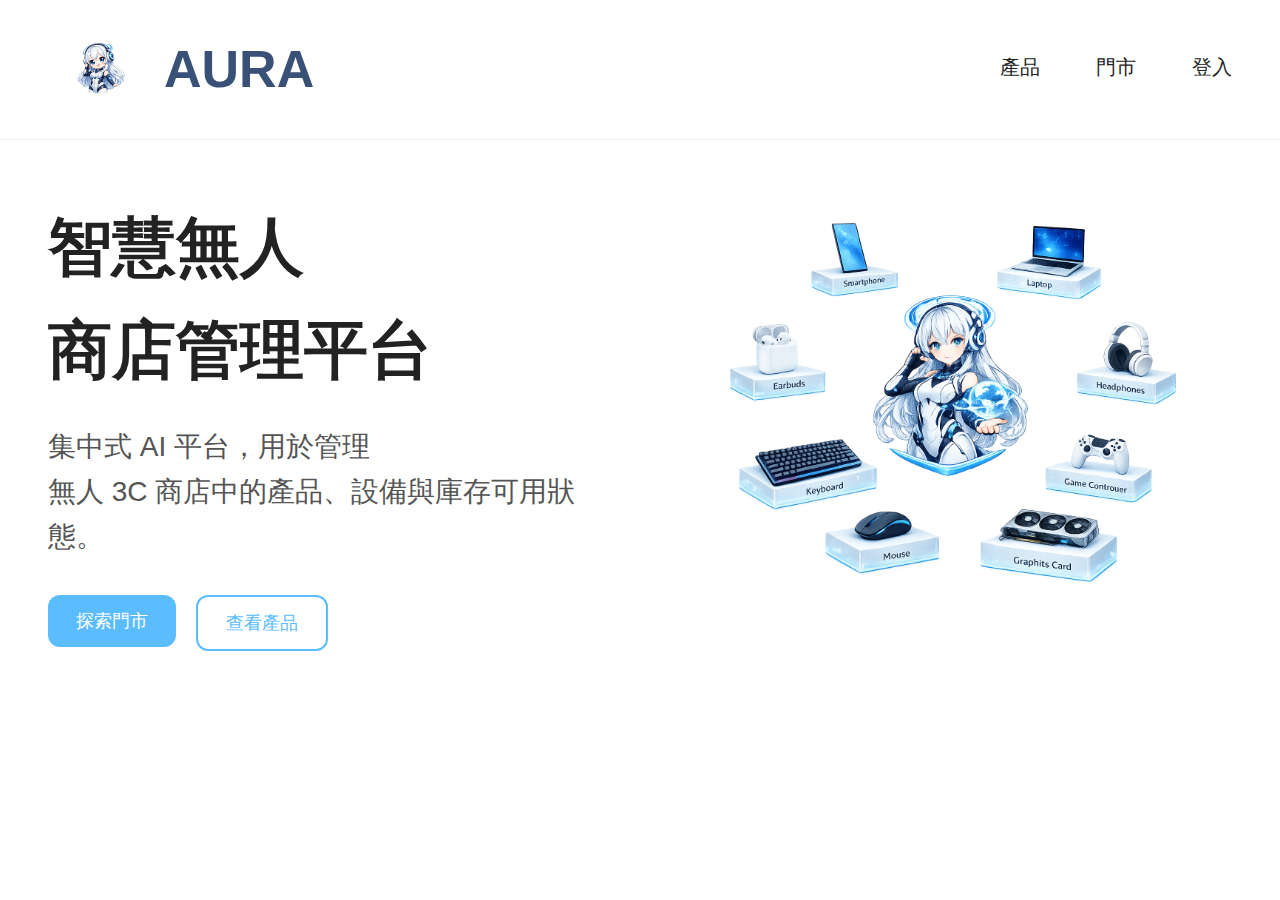
<file: index.html>
<!doctype html>
<html lang="zh-Hant">

<head>
  <meta charset="UTF-8" />
  <meta name="viewport" content="width=device-width, initial-scale=1.0">
  <title>AURA｜智慧無人商店管理平台</title>
  <link rel="stylesheet" href="css/style.css" />
</head>

<body>

  <!-- ================= Header ================= -->
  <header class="header">
    <div class="header-inner">

      <!-- Logo -->
      <div class="logo">
        <a href="index.html">
          <img src="images/logo.png" alt="AURA 標誌" />
        </a>
        <span>AURA</span>
      </div>

      <!-- Navigation -->
      <nav class="nav">
        <a href="products.html">產品</a>
        <a href="stores.html">門市</a>

        <!-- 🔥 全站登入狀態唯一錨點 -->
        <div id="authArea">
          <!-- 初始狀態（未登入） -->
          <a href="login.html" class="login">登入</a>
        </div>
      </nav>

    </div>
  </header>

  <!-- ================= Main ================= -->
  <main>
    <section class="hero">
      <div class="hero-left">
        <h1>智慧無人<br />商店管理平台</h1>

        <p class="hero-desc">
          集中式 AI 平台，用於管理<br>
          無人 3C 商店中的產品、設備與庫存可用狀態。
        </p>

        <div class="hero-actions">
          <a href="stores.html">
            <button class="primary">探索門市</button>
          </a>
          <a href="products.html">
            <button class="secondary">查看產品</button>
          </a>
        </div>
      </div>

      <div class="hero-right">
        <img class="mascot" src="images/mascot1.png" alt="AURA AI 助手" />
      </div>
    </section>
  </main>

  <!-- ================= Scripts ================= -->
  <!-- 🔐 全站 Header 登入 / 會員狀態控制 -->
  <script src="js/auth-header.js"></script>

</body>

</html>
</file>
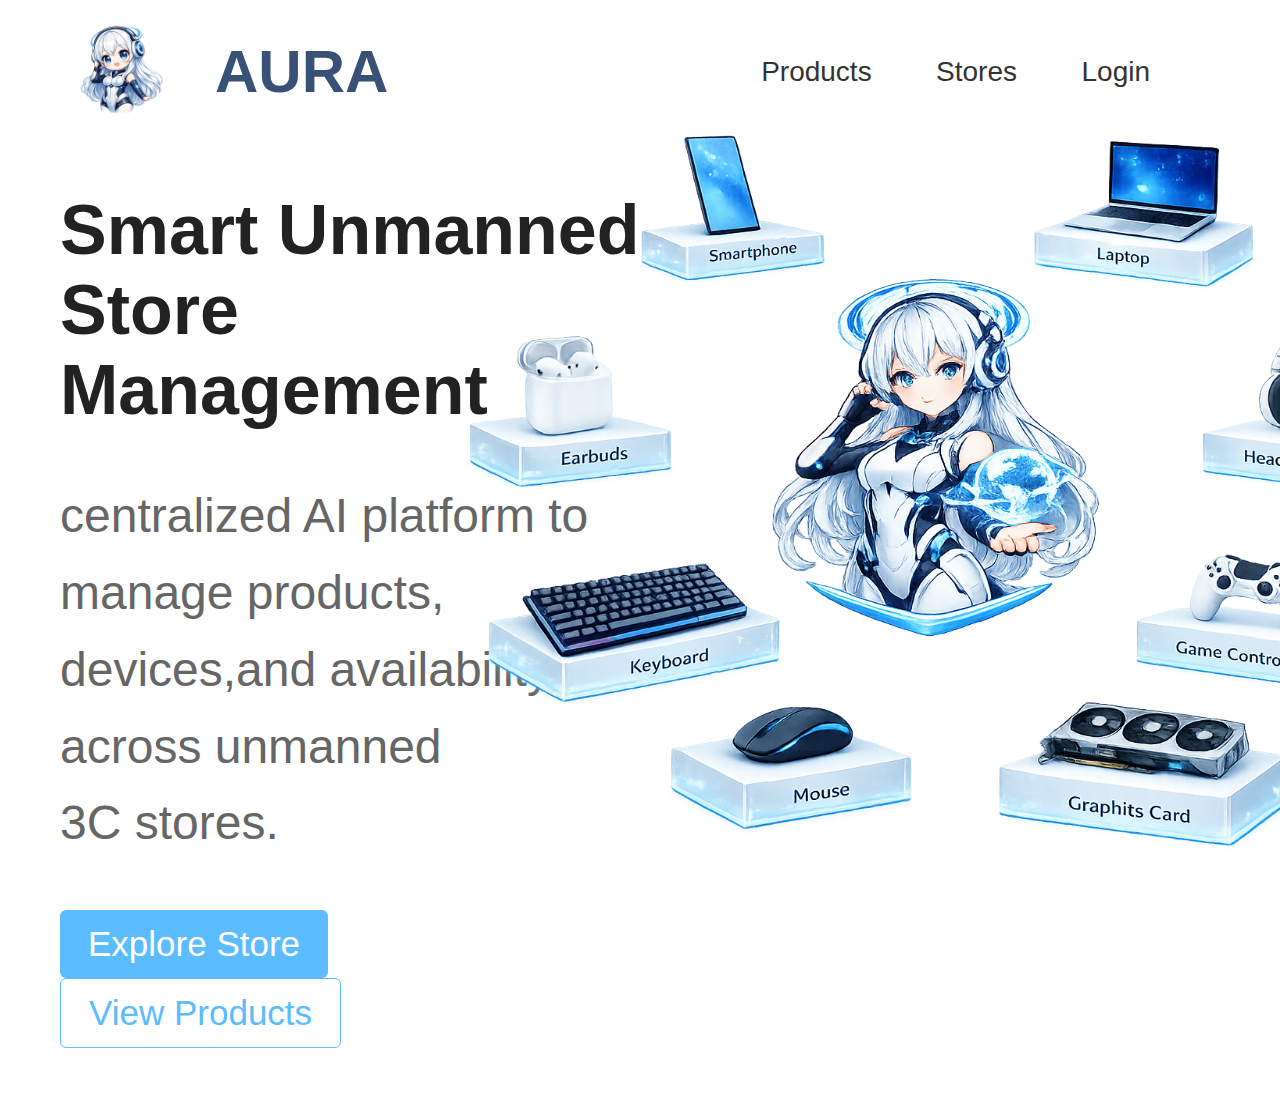
<file: unmanned-store-frontend/index.html>
<!DOCTYPE html>
<html lang="en">

<head>
  <meta charset="UTF-8" />
  <title>AURA | Smart Unmanned Store</title>
  <link rel="stylesheet" href="css/style.css" />
</head>

<body>

  <header class="header">
    <div class="logo">
      <img src="images/logo.png" alt="AURA Logo">
      <span>AURA</span>
    </div>
    <nav>
      <a href="#">Products</a>
      <a href="#">Stores</a>
      <a href="#" class="login">Login</a>
    </nav>
  </header>

  <main>
    <section class="hero">
      <div class="hero-left">
        <h1>Smart Unmanned<br>Store Management</h1>
        <p class="hero-desc">
          centralized AI platform to manage products, devices,and availability
          across unmanned <BR>3C stores.
        </p>

        <div class="hero-actions">
          <button class="primary">Explore Store</button>
          <button class="secondary">View Products</button>
        </div>
      </div>

      <div class="hero-right">
        <img class="mascot" src="images/mascot1.png" alt="AURA AI">


      </div>

      <!--             <div class="hero-right">
        <img class="mascot" src="images/mascot.png" alt="AURA AI">

        <div class="products">
          <img src="images/products/phone.png" class="p phone">
          <img src="images/products/laptop.png" class="p laptop">
          <img src="images/products/earbuds.png" class="p earbuds">
          <img src="images/products/headphones.png" class="p headphones">
          <img src="images/products/keyboard.png" class="p keyboard">
          <img src="images/products/mouse.png" class="p mouse">
          <img src="images/products/controller.png" class="p controller">
          <img src="images/products/gpu.png" class="p gpu">
        </div>
      </div> -->
    </section>
  </main>

</body>

</html>
</file>
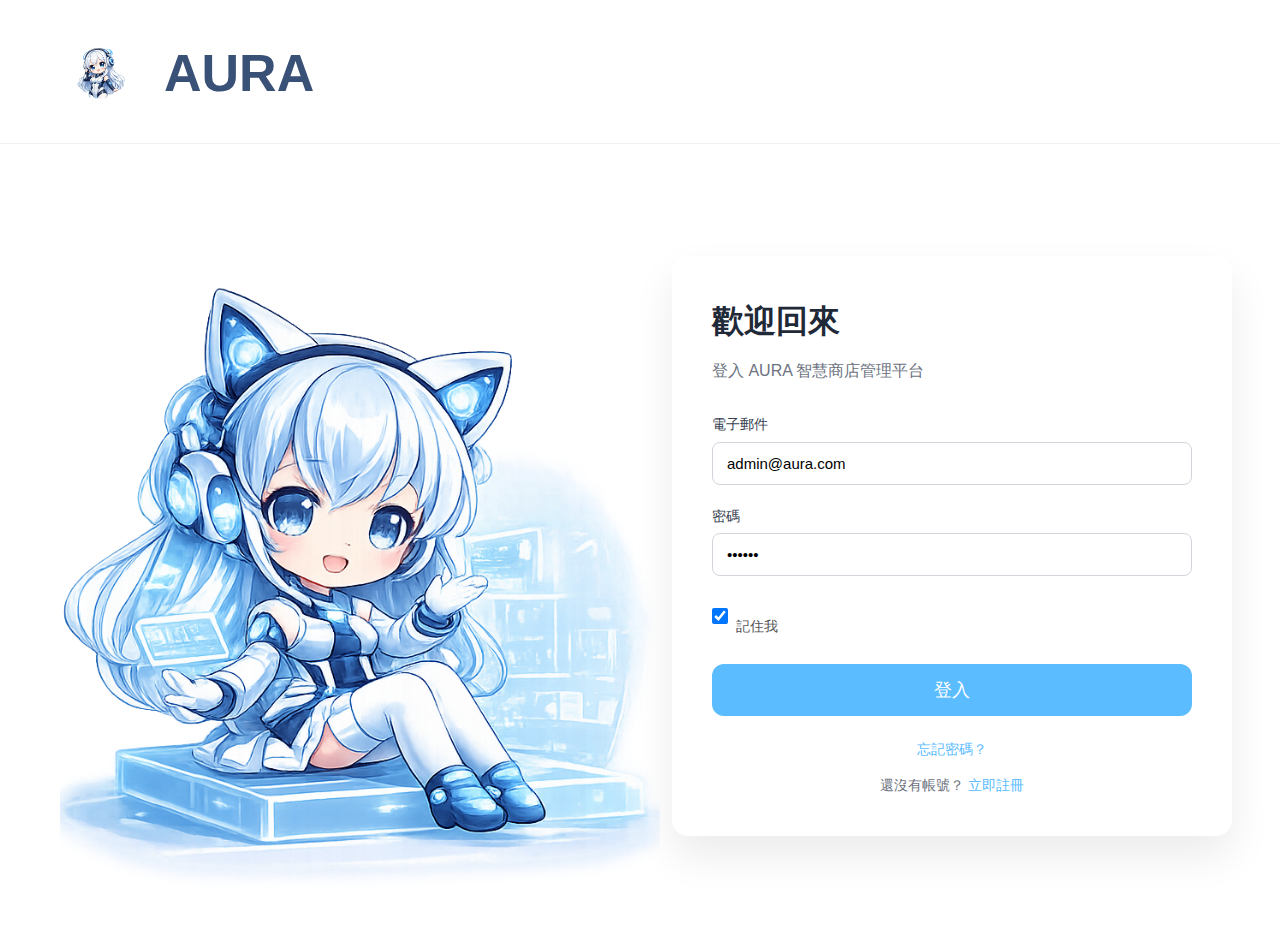
<file: login.html>
<!doctype html>
<html lang="zh-Hant">

<head>
  <meta charset="UTF-8" />
  <meta name="viewport" content="width=device-width, initial-scale=1.0">
  <title>AURA｜登入</title>
  <link rel="stylesheet" href="css/login.css" />
</head>

<body>

  <!-- Header -->
  <header class="header">
    <div class="header-inner">
      <div class="logo">
        <a href="index.html">
          <img src="images/logo.png" alt="AURA 標誌" />
        </a>
        <span>AURA</span>
      </div>
    </div>
  </header>

  <!-- Main -->
  <main class="site-width login-page">

    <!-- Left -->
    <section class="login-left">
      <img src="images/mascot-login.png" class="mascot" alt="AURA AI 助手" />
    </section>

    <!-- Right -->
    <section class="login-right">
      <div class="login-card">

        <h1>歡迎回來</h1>
        <p class="subtitle">登入 AURA 智慧商店管理平台</p>

        <!-- Login Form -->
        <form id="loginForm">
          <label for="email">電子郵件</label>

          <input type="email" id="email" placeholder="you@example.com" required />

          <label for="password">密碼</label>
          <input type="password" id="password" required />

          <label class="remember-me">
            <input type="checkbox" id="rememberMe" checked />
            記住我
          </label>

          <button type="submit">登入</button>

          <p id="loginMsg" class="login-msg"></p>
        </form>

        <div class="login-footer">
          <a href="reset-password.html">忘記密碼？</a>
          <p class="register-hint">
            還沒有帳號？
            <a href="register.html">立即註冊</a>
          </p>
        </div>

      </div>
    </section>

  </main>

  <!-- 只引入 JS -->
  <script src="js/login.js"></script>

</body>

</html>
</file>
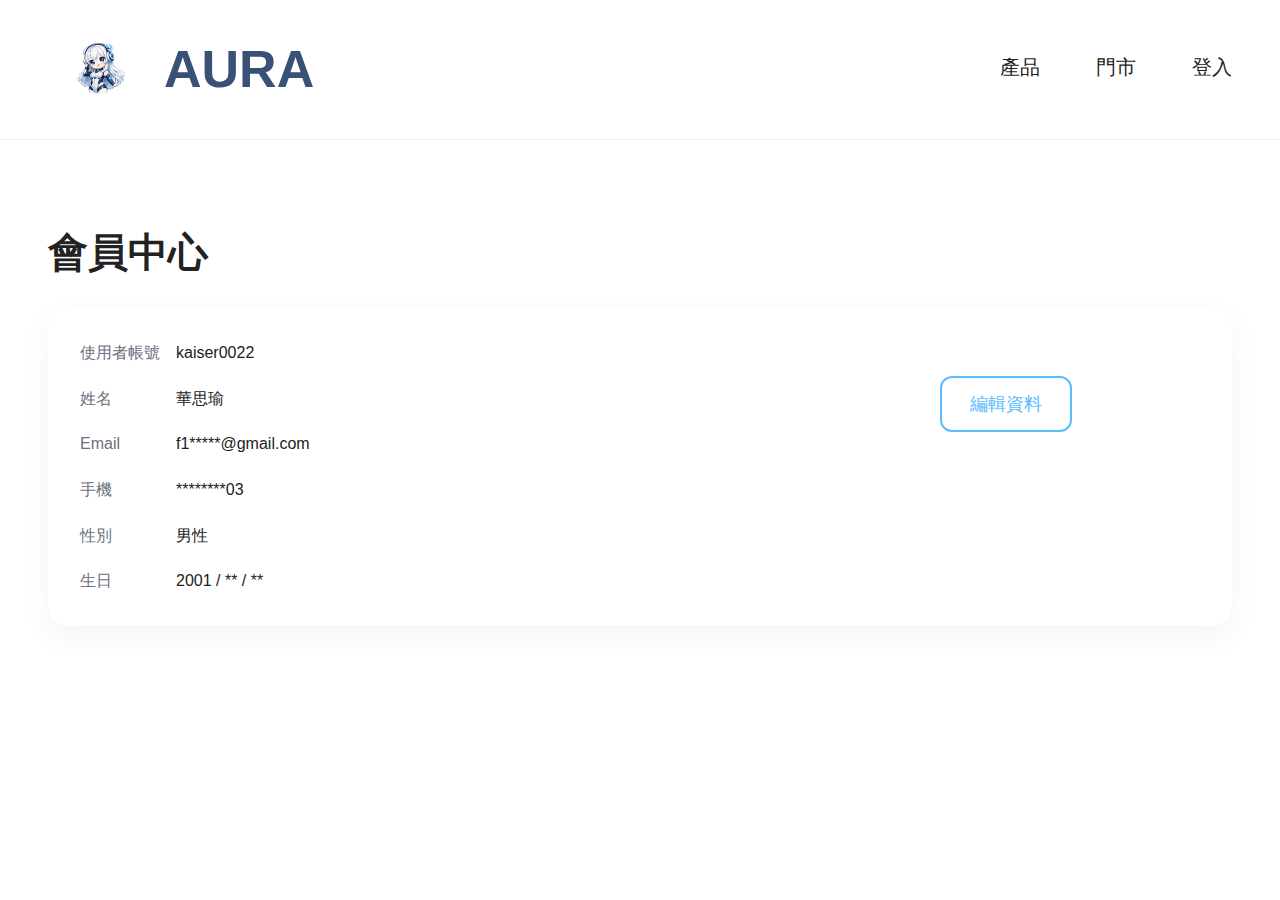
<file: member.html>
<!doctype html>
<html lang="zh-Hant">

<head>
  <meta charset="UTF-8" />
  <meta name="viewport" content="width=device-width, initial-scale=1.0">
  <title>AURA｜會員中心</title>
  <link rel="stylesheet" href="css/style.css" />
</head>

<body>

  <!-- Header（完全沿用全站結構，不改行為） -->
  <header class="header">
    <div class="header-inner">
      <div class="logo">
        <a href="index.html">
          <img src="images/logo.png" alt="AURA 標誌" />
        </a>
        <span>AURA</span>
      </div>

      <nav class="nav">
        <a href="products.html">產品</a>
        <a href="stores.html">門市</a>

        <div id="authArea">
          <a href="login.html" class="login">登入</a>
        </div>
      </nav>
    </div>
  </header>

  <!-- 主內容 -->
  <main class="products-page">

    <section class="page-header">
      <h1>會員中心</h1>
    </section>

    <section class="member-container">

      <!-- 會員身份卡 -->
      <!-- 會員身份卡 -->
      <section class="member-info product-card">

        <div class="member-meta">

          <div class="info-row">
            <span class="label">使用者帳號</span>
            <span class="value">kaiser0022</span>
          </div>

          <div class="info-row">
            <span class="label">姓名</span>
            <span class="value">華思瑜</span>
          </div>

          <div class="info-row">
            <span class="label">Email</span>
            <span class="value">f1*****@gmail.com</span>
          </div>

          <div class="info-row">
            <span class="label">手機</span>
            <span class="value">********03</span>
          </div>

          <div class="info-row">
            <span class="label">性別</span>
            <span class="value">男性</span>
          </div>

          <div class="info-row">
            <span class="label">生日</span>
            <span class="value">2001 / ** / **</span>
          </div>

        </div>


        <!-- 行為 -->
        <footer class="member-actions">
          <button class="secondary">編輯資料</button>
        </footer>

      </section>


      <!-- 購買紀錄 -->


    </section>

  </main>

  <script src="js/auth-header.js"></script>
</body>

</html>
</file>
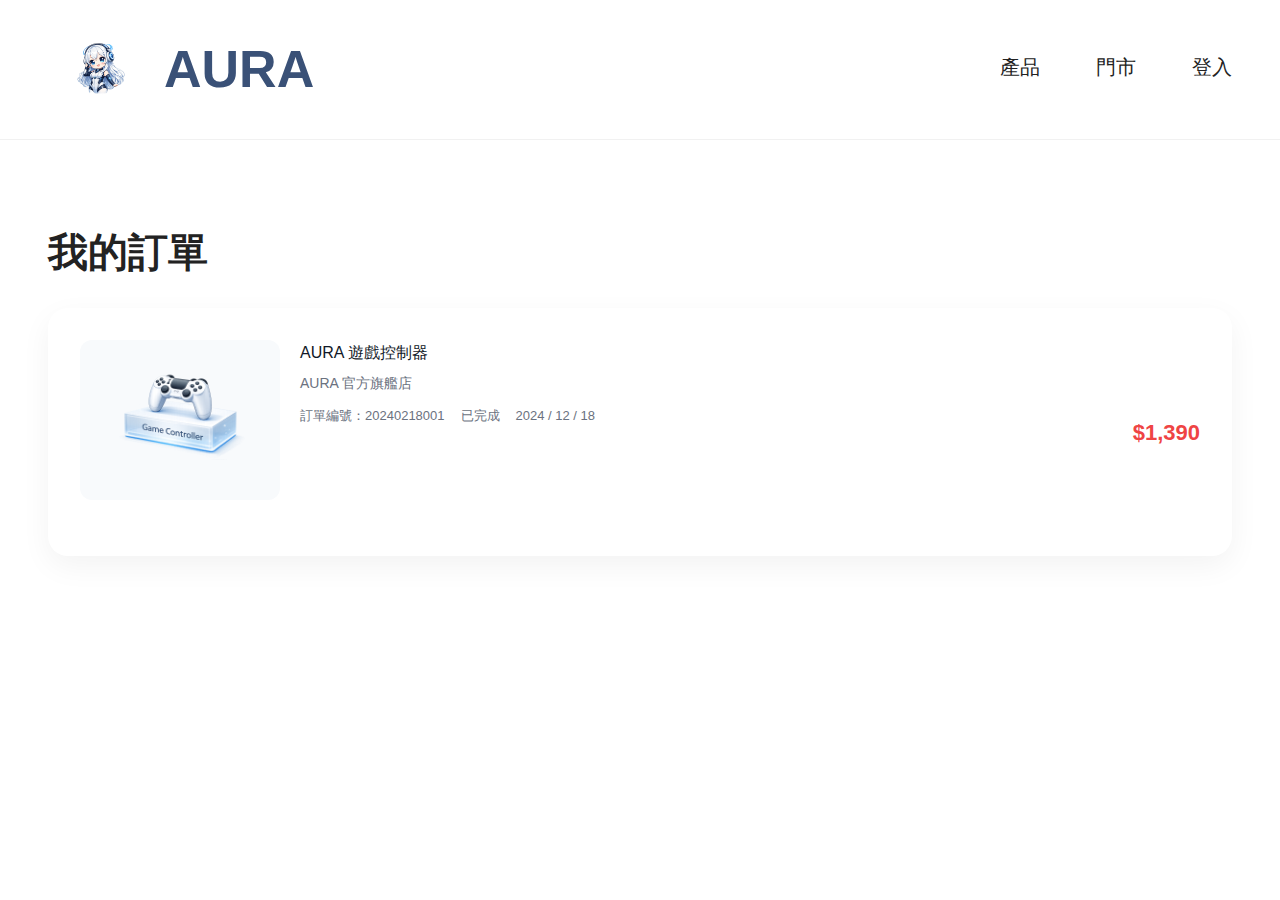
<file: orders.html>
<!doctype html>
<html lang="zh-Hant">

<head>
  <meta charset="UTF-8" />
  <meta name="viewport" content="width=device-width, initial-scale=1.0">
  <title>AURA｜我的訂單</title>
  <link rel="stylesheet" href="css/style.css">
</head>

<body>

  <!-- Header（完全沿用全站結構） -->
  <header class="header">
    <div class="header-inner">
      <div class="logo">
        <a href="index.html">
          <img src="images/logo.png" alt="AURA 標誌">
        </a>
        <span>AURA</span>
      </div>

      <nav class="nav">
        <a href="products.html">產品</a>
        <a href="stores.html">門市</a>

        <!-- 🔥 全站登入狀態唯一錨點 -->
        <div id="authArea">
          <!-- 初始狀態（未登入） -->
          <a href="login.html" class="login">登入</a>
        </div>
      </nav>
    </div>
  </header>

  <!-- 主內容（重用 Products Page 節奏） -->
  <main class="products-page">

    <!-- Page Header（與其他頁一致） -->
    <section class="page-header">
      <h1>我的訂單</h1>
    </section>

    <!-- 訂單列表 -->
    <section class="orders-list">

      <article class="order-item product-card order-product-card">

        <!-- 左：商品 -->
        <div class="order-left">
          <img src="images/products/controller.png" alt="商品圖片" class="order-product-img">

          <div class="order-product-info">
            <p class="order-product-name">
              AURA 遊戲控制器
            </p>
            <p class="order-store">AURA 官方旗艦店</p>

            <div class="order-meta">
              <span>訂單編號：20240218001</span>
              <span class="order-status success">已完成</span>
              <span>2024 / 12 / 18</span>
            </div>
          </div>
        </div>

        <!-- 右：金額 -->
        <div class="order-right">
          <span class="order-total">$1,390</span>
        </div>

      </article>


    </section>

  </main>
  <script src="js/auth-header.js"></script>
</body>

</html>
</file>
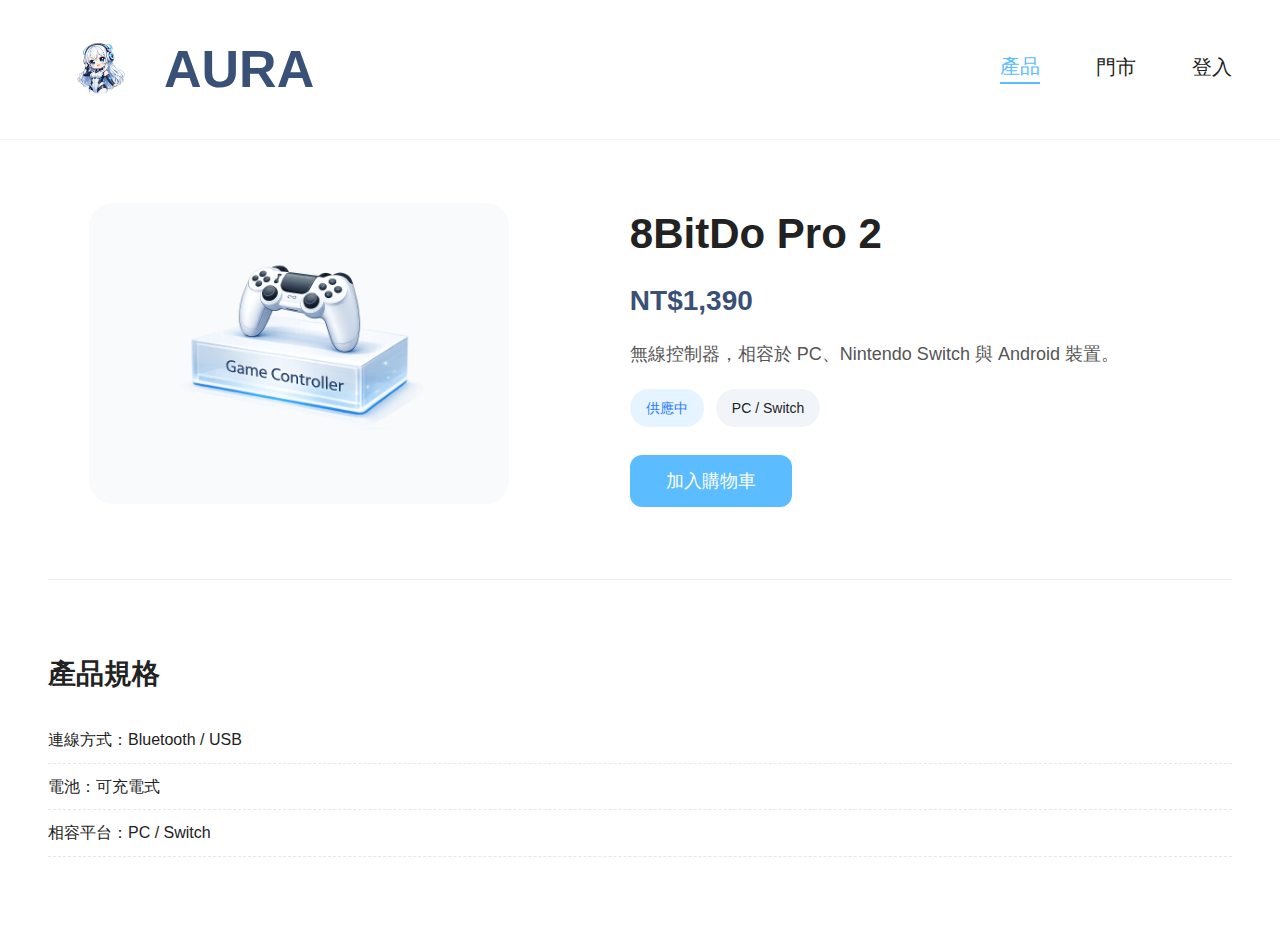
<file: products-detail.html>
<!doctype html>
<html lang="zh-Hant">

<head>
  <meta charset="UTF-8" />
  <meta name="viewport" content="width=device-width, initial-scale=1.0">
  <title>AURA｜產品詳情</title>
  <link rel="stylesheet" href="css/style.css" />
</head>

<body>
  <header class="header">
    <div class="header-inner">
      <div class="logo">
        <a href="index.html">
          <img src="images/logo.png" alt="AURA 標誌" />
        </a>
        <span>AURA</span>
      </div>

      <nav class="nav">
        <a href="products.html" class="active">產品</a>
        <a href="stores.html">門市</a>
        <a href="login.html" class="login">登入</a>
      </nav>
    </div>
  </header>

  <main class="product-detail">
    <!-- 商品主區 -->
    <section class="product-main">
      <div class="product-image">
        <img src="images/products/controller.png" alt="產品圖片" />
      </div>

      <div class="product-info">
        <h1>8BitDo Pro 2</h1>
        <p class="price">NT$1,390</p>

        <p class="description">
          無線控制器，相容於 PC、Nintendo Switch 與 Android 裝置。
        </p>

        <div class="product-status">
          <span class="tag operating">供應中</span>
          <span class="tag">PC / Switch</span>
        </div>

        <div class="product-actions">
          <button class="primary">加入購物車</button>
        </div>
      </div>
    </section>

    <hr class="divider" />

    <!-- 規格 -->
    <section class="product-specs">
      <h2>產品規格</h2>

      <ul>
        <li>連線方式：Bluetooth / USB</li>
        <li>電池：可充電式</li>
        <li>相容平台：PC / Switch</li>
      </ul>
    </section>
  </main>
</body>

</html>
</file>
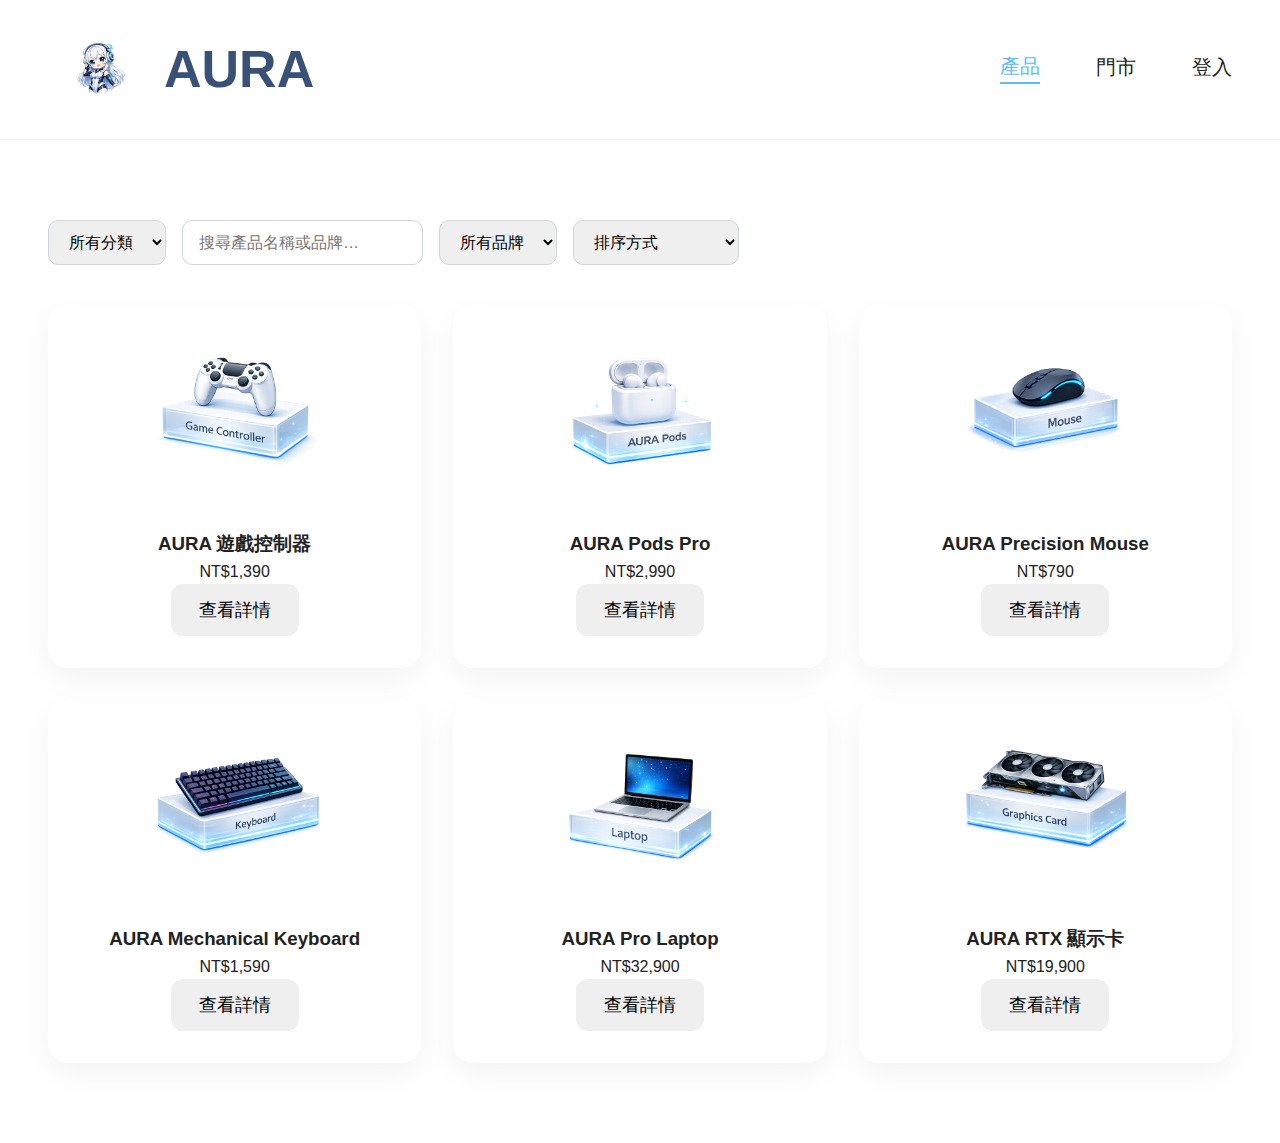
<file: products.html>
<!doctype html>
<html lang="zh-Hant">

<head>
  <meta charset="UTF-8" />
  <meta name="viewport" content="width=device-width, initial-scale=1.0">
  <title>AURA｜智慧無人商店</title>
  <link rel="stylesheet" href="css/style.css" />
</head>

<body>
  <header class="header">
    <div class="header-inner">
      <div class="logo">
        <a href="index.html">
          <img src="images/logo.png" alt="AURA 標誌" />
        </a>
        <span>AURA</span>
      </div>
      <nav class="nav">
        <a href="index.html" class="active">產品</a>
        <a href="stores.html">門市</a>
        <span id="authArea">
          <div class="user-menu">
            <span class="nav-user">👤 AURA 管理員</span>

            <div class="user-dropdown">
              <a href="member.html">我的帳戶</a>
              <a href="orders.html">購買清單</a>
              <button id="logoutBtn" class="logout-btn">登出</button>
            </div>
          </div>
        </span>
      </nav>
    </div>
  </header>

  <main class="products-page">

    <!-- 篩選列 -->
    <section class="product-filters">
      <select id="categoryFilter">
        <option value="">所有分類</option>

      </select>

      <input id="searchInput" type="text" placeholder="搜尋產品名稱或品牌…" />

      <select id="brandFilter">
        <option value="">所有品牌</option>

      </select>

      <select id="sortFilter">
        <option value="">排序方式</option>
        <option value="priceAsc">價格：由低到高</option>
        <option value="priceDesc">價格：由高到低</option>
      </select>
    </section>

    <!-- 商品列表 -->
    <section class="product-grid" id="productGrid"></section>

  </main>
  <script src="js/auth-header.js"></script>
  <script src="js/products-data.js"></script>
  <script src="js/products.js"></script>
</body>

</html>
</file>
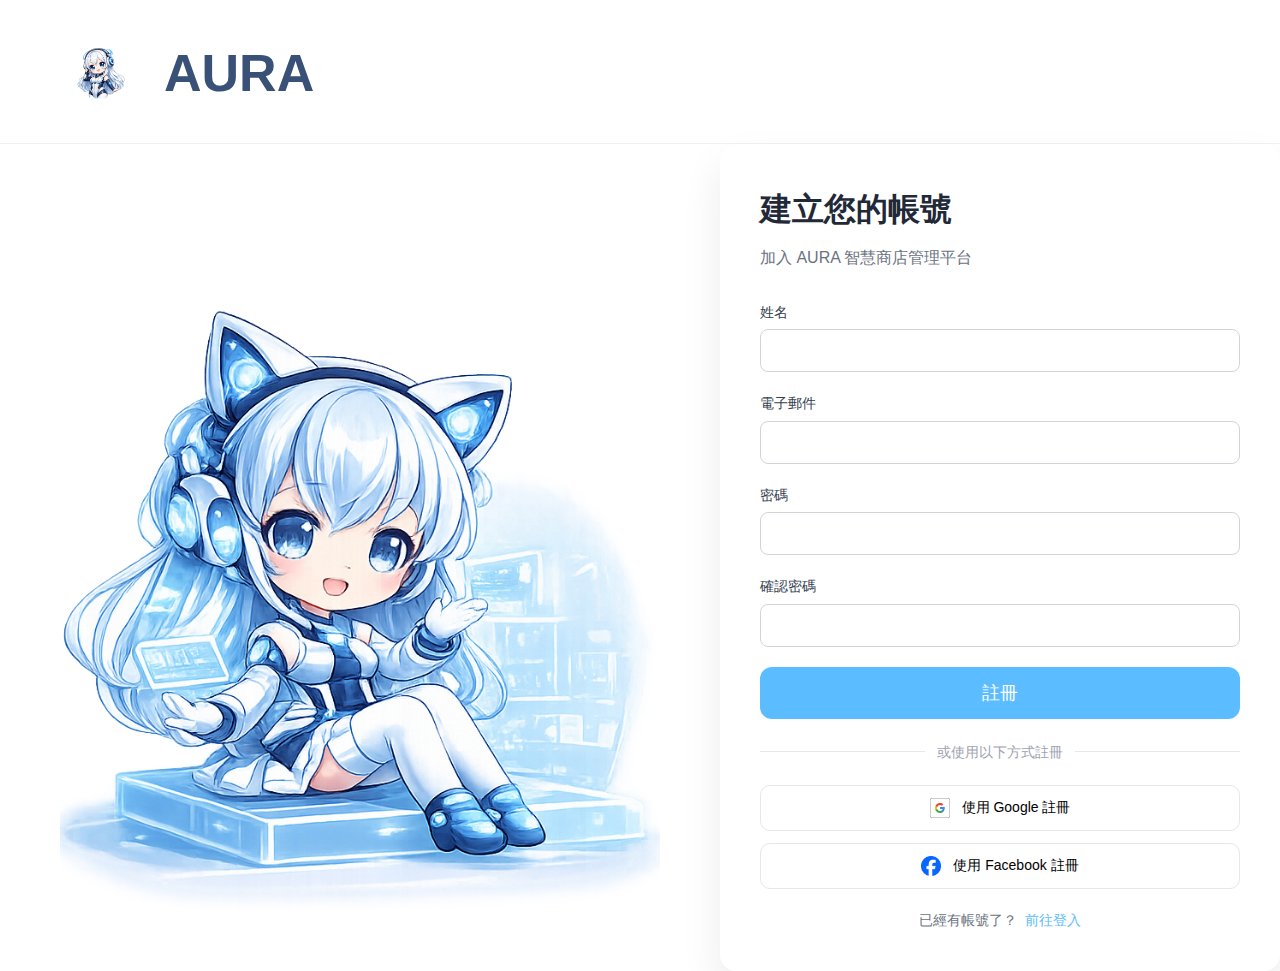
<file: register.html>
<!doctype html>
<html lang="zh-Hant">

<head>
  <meta charset="UTF-8" />
  <meta name="viewport" content="width=device-width, initial-scale=1.0">
  <title>AURA｜註冊</title>
  <link rel="stylesheet" href="css/login.css" />
</head>

<body>
  <header class="header">
    <div class="header-inner">
      <div class="logo">
        <a href="index.html">
          <img src="images/logo.png" alt="AURA 標誌" />
        </a>
        <span>AURA</span>
      </div>

    </div>
  </header>

  <div class="login-page">
    <div class="login-left">
      <img src="images/mascot-login.png" class="mascot" alt="AURA AI 助手" />
    </div>

    <div class="login-right">
      <div class="login-card">
        <h1>建立您的帳號</h1>
        <p class="subtitle">加入 AURA 智慧商店管理平台</p>

        <form>
          <label>姓名</label>
          <input type="text" />

          <label>電子郵件</label>
          <input type="email" />

          <label>密碼</label>
          <input type="password" />

          <label>確認密碼</label>
          <input type="password" />

          <button>註冊</button>
        </form>

        <div class="divider"><span>或使用以下方式註冊</span></div>

        <div class="social-login">
          <button class="social-btn google">
            <img src="images/icons/google.svg" /> 使用 Google 註冊
          </button>
          <button class="social-btn facebook">
            <img src="images/icons/facebook.png" /> 使用 Facebook 註冊
          </button>
        </div>

        <div class="login-footer">
          <p class="register-hint">
            已經有帳號了？
            <a href="login.html" class="register-link">前往登入</a>
          </p>
        </div>
      </div>
    </div>
  </div>
</body>

</html>
</file>
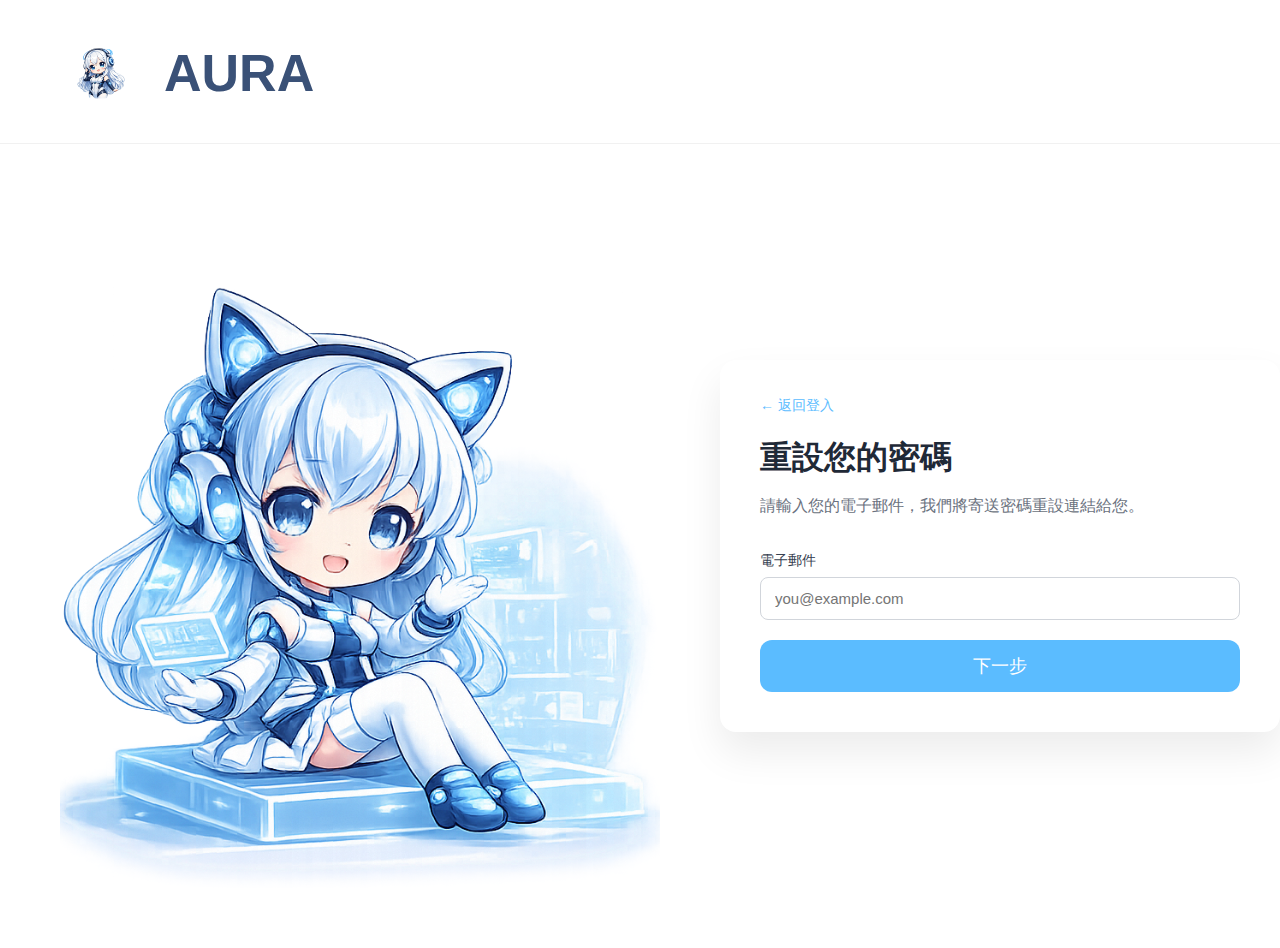
<file: reset-password.html>
<!doctype html>
<html lang="zh-Hant">

<head>
  <meta charset="UTF-8" />
  <meta name="viewport" content="width=device-width, initial-scale=1.0">
  <title>AURA｜重設密碼</title>
  <link rel="stylesheet" href="css/login.css" />
</head>

<body>
  <header class="header">
    <div class="header-inner">
      <div class="logo">
        <a href="index.html">
          <img src="images/logo.png" alt="AURA 標誌" />
        </a>
        <span>AURA</span>
      </div>
    </div>

  </header>

  <div class="login-page">
    <div class="login-left">
      <img src="images/mascot-login.png" class="mascot" alt="AURA AI 助手" />
    </div>

    <div class="login-right">
      <div class="login-card reset-card">
        <a href="login.html" class="back-link">← 返回登入</a>

        <h1>重設您的密碼</h1>
        <p class="subtitle">
          請輸入您的電子郵件，我們將寄送密碼重設連結給您。
        </p>

        <form>
          <label>電子郵件</label>
          <input type="email" placeholder="you@example.com" />
          <button>下一步</button>
        </form>
      </div>
    </div>
  </div>
</body>

</html>
</file>
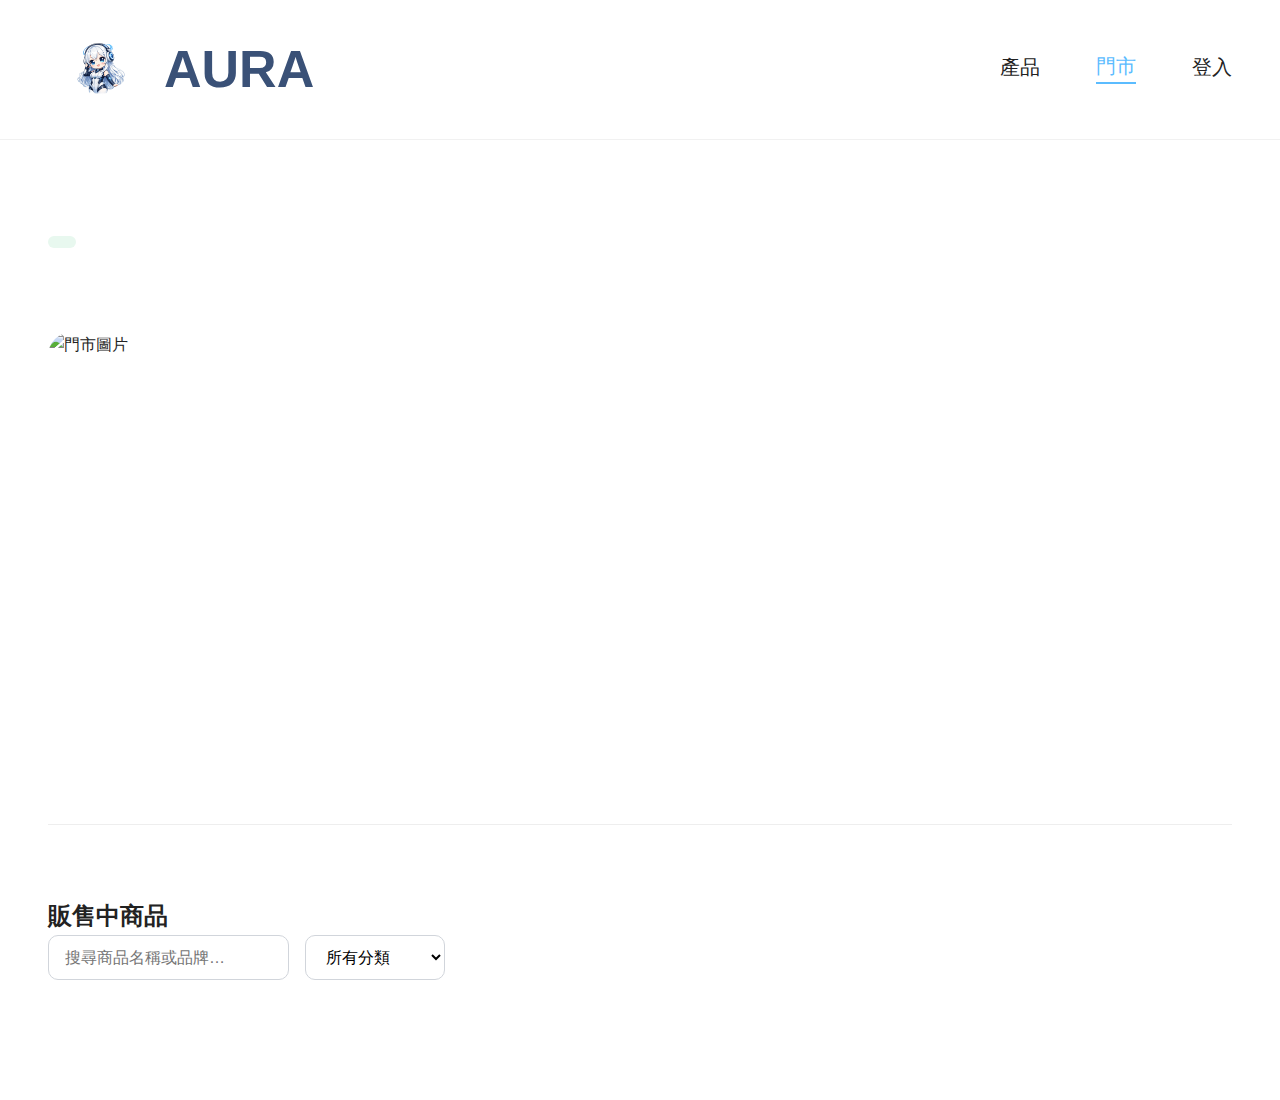
<file: store-detail.html>
<!doctype html>
<html lang="zh-Hant">

<head>
  <meta charset="UTF-8" />
  <meta name="viewport" content="width=device-width, initial-scale=1.0">
  <title>AURA｜門市詳情</title>
  <link rel="stylesheet" href="css/style.css" />
</head>

<body>
  <!-- ================= Header ================= -->
  <header class="header">
    <div class="header-inner">
      <div class="logo">
        <a href="index.html">
          <img src="images/logo.png" alt="AURA 標誌" />
        </a>
        <span>AURA</span>
      </div>

      <nav class="nav">
        <a href="products.html">產品</a>
        <a href="stores.html" class="active">門市</a>
        <span id="authArea">
          <div class="user-menu">
            <span class="nav-user">👤 AURA 管理員</span>

            <div class="user-dropdown">
              <a href="member.html">我的帳戶</a>
              <a href="orders.html">購買清單</a>
              <button id="logoutBtn" class="logout-btn">登出</button>
            </div>
          </div>
        </span>
      </nav>
    </div>
  </header>

  <!-- ================= Main ================= -->
  <main class="store-detail">

    <!-- 門市資訊 -->
    <section class="store-hero">
      <div class="store-info">
        <h1 class="store-name"></h1>
        <p class="store-address"></p>
        <span class="store-status"></span>

        <div class="store-tags"></div>
      </div>

      <div class="store-visual">
        <img alt="門市圖片" />
      </div>
    </section>

    <hr class="divider" />

    <!-- 門市商品 -->
    <section class="store-products">
      <h2 class="section-title">販售中商品</h2>

      <!-- 篩選 -->
      <div class="product-filters">
        <input type="text" class="filter-search" id="searchInput" placeholder="搜尋商品名稱或品牌…" />

        <select class="filter-select" id="categoryFilter">
          <option value="">所有分類</option>
        </select>
      </div>

      <!-- 商品列表 -->
      <div class="product-grid" id="productGrid"></div>
    </section>
  </main>

  <!-- ================= Scripts ================= -->
  <!-- ⚠️ 資料一定要先 -->
  <script src="js/products-data.js"></script>
  <script src="js/stores-data.js"></script>
  <script src="js/auth-header.js"></script>
  <script src="js/store-detail.js"></script>
</body>

</html>
</file>
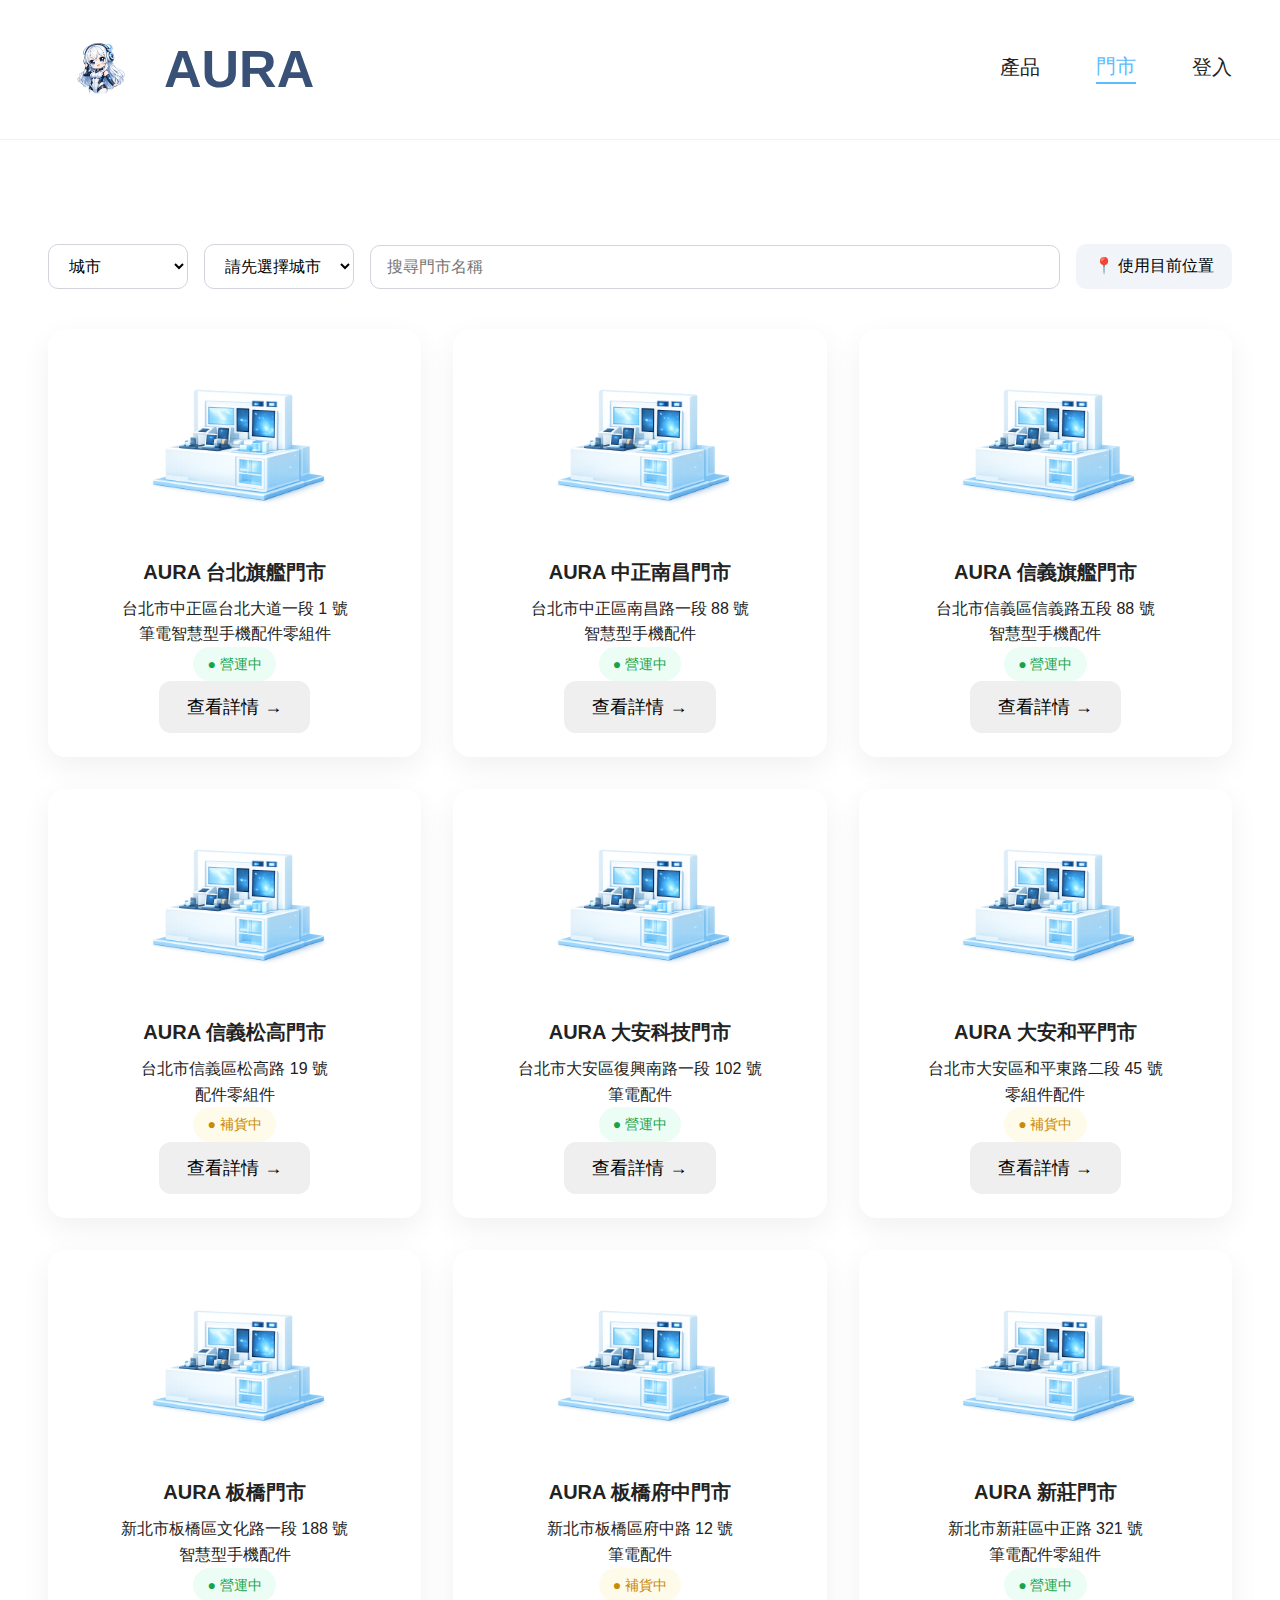
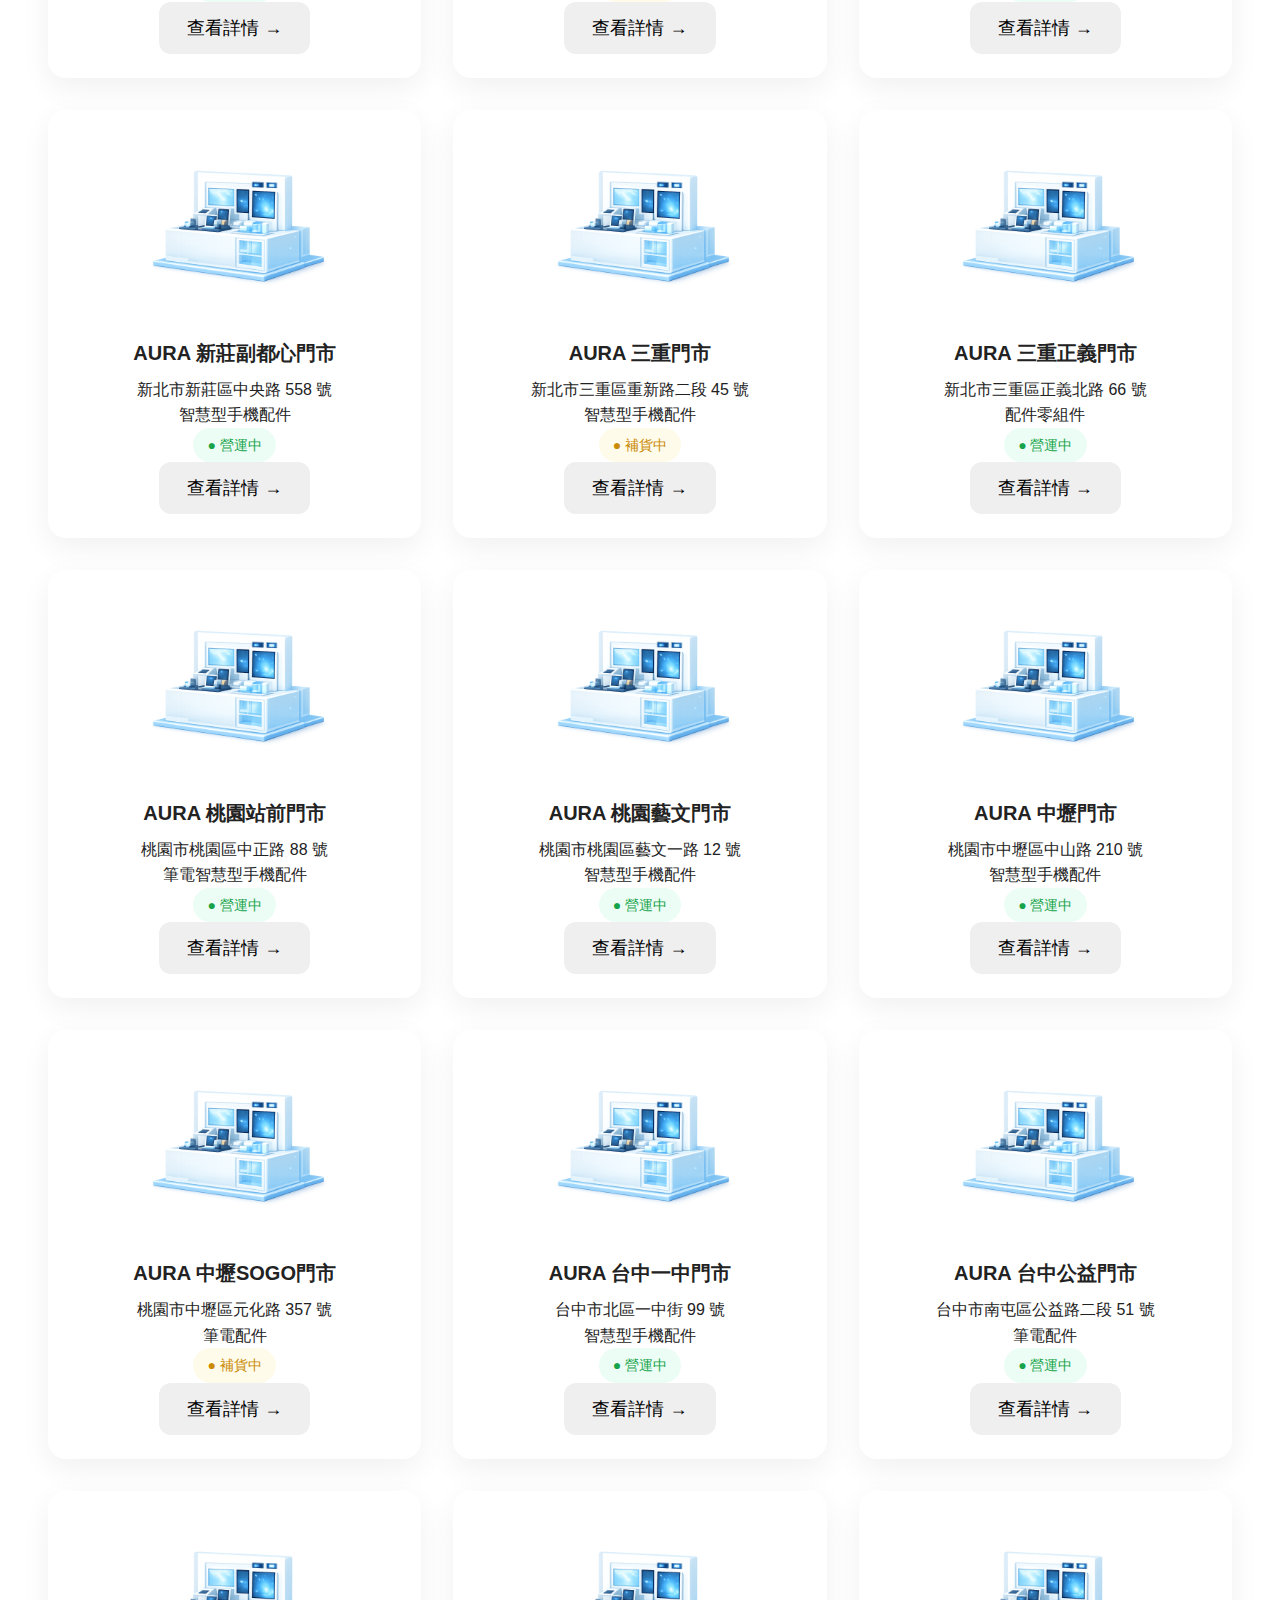
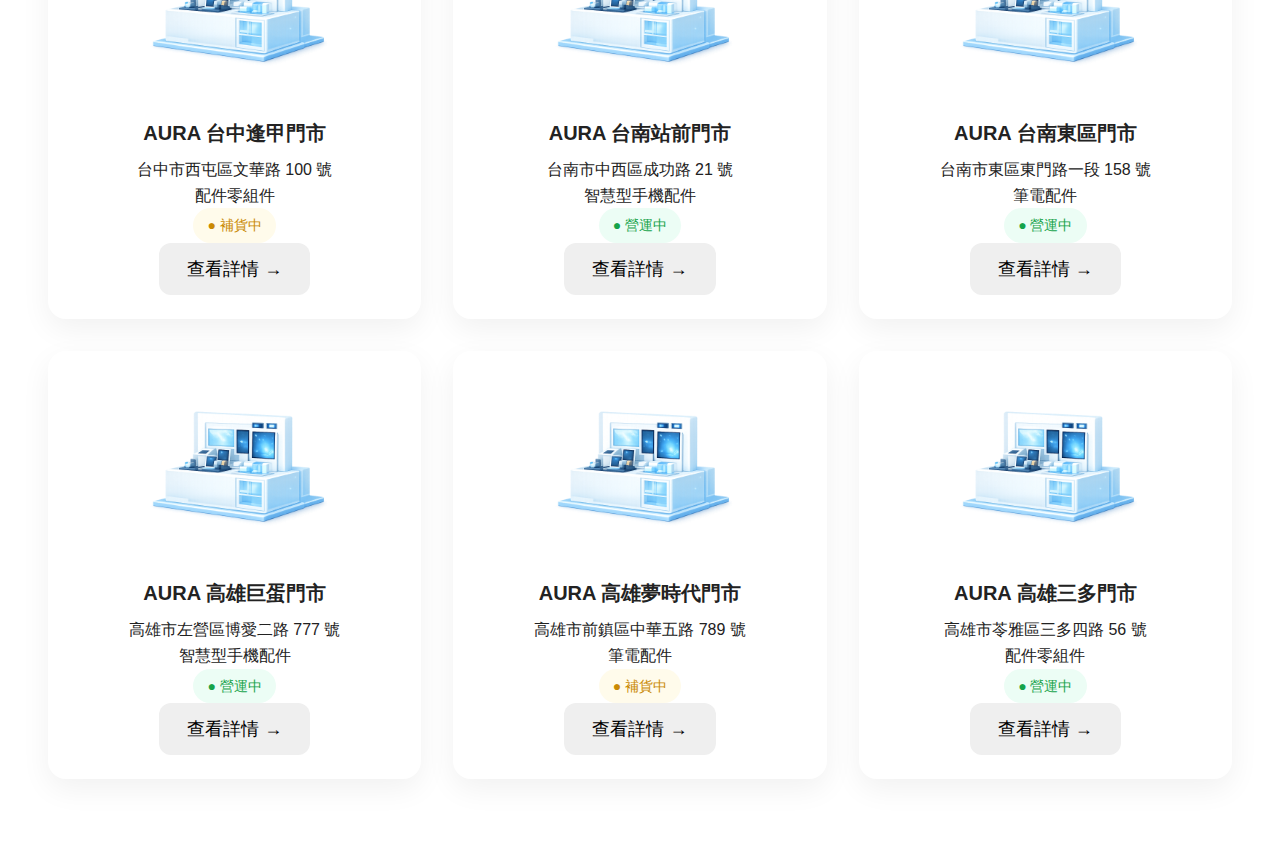
<file: stores.html>
<!doctype html>
<html lang="zh-Hant">

<head>
  <meta charset="UTF-8" />
  <meta name="viewport" content="width=device-width, initial-scale=1.0">
  <title>AURA｜智慧門市</title>
  <link rel="stylesheet" href="css/style.css" />
</head>

<body>
  <!-- ================= Header ================= -->
  <header class="header">
    <div class="header-inner">
      <div class="logo">
        <a href="index.html">
          <img src="images/logo.png" alt="AURA 標誌" />
        </a>
        <span>AURA</span>
      </div>

      <nav class="nav">
        <a href="products.html">產品</a>
        <a href="stores.html" class="active">門市</a>
        <span id="authArea">
          <div class="user-menu">
            <span class="nav-user">👤 AURA 管理員</span>

            <div class="user-dropdown">
              <a href="member.html">我的帳戶</a>
              <a href="orders.html">購買清單</a>
              <button id="logoutBtn" class="logout-btn">登出</button>
            </div>
          </div>
        </span>
      </nav>
    </div>
  </header>

  <!-- ================= Main ================= -->
  <main class="container">

    <!-- Page Title -->
    <section class="page-header">


      <!-- 🔥 Filters（JS 控制） -->
      <div class="store-filters">

        <!-- 🔥 全部放同一排 -->
        <div class="filter-row">

          <select class="filter-select" id="citySelect">
            <option value="">城市</option>
          </select>

          <select class="filter-select" id="districtSelect">
            <option value="">請先選擇城市</option>
          </select>

          <input class="filter-input" type="text" placeholder="搜尋門市名稱" />

          <button class="location-btn">📍 使用目前位置</button>

        </div>
      </div>

    </section>

    <!-- 🔥 JS 會把門市卡片渲染進這裡 -->
    <section class="store-grid" id="storeGrid"></section>
  </main>

  <!-- ================= Scripts ================= -->
  <!-- ⚠️ 一定要先資料，再邏輯 -->
  <script src="js/stores-data.js"></script>
  <script src="js/stores.js"></script>
  <script src="js/auth-header.js"></script>
</body>

</html>
</file>
<file: unmanned-store-frontend/css/style.css>
* {
  box-sizing: border-box;
  font-family: "Segoe UI", sans-serif;
}

body {
  margin: 0;
  background: #ffffff;
  color: #222;
}

/* Header */
.header {
  display: flex;
  justify-content: space-between;
  align-items: center;
  padding: 14px 30px;
}

.logo {
  display: flex;
  align-items: center;
  gap: 12px;
  font-weight: bold;
  font-size: 60px;
  color: #3A5177;
}

.logo img {
  width: 172.97px;
  height: 115.31px;
}

nav a {
  margin-left: 60px;
  text-decoration: none;
  color: #333;
  font-size: 28px;
}

nav a.login {
  margin-right: 100px;
}

/* Hero */
.hero {
  display: flex;
  padding: 60px;
  padding-top: 0;
}

.hero-left {
  flex: 1;
}

.hero-left h1 {
  font-size: 70px;
  margin-bottom: 20px;
}

.hero-desc{
  font-size: 48px;
}
.hero-left p {
  color: #666;
  line-height: 1.6;
}

.hero-actions {
  margin-top: 32px;

}

button {
  padding: 14px 28px;
  border-radius: 6px;
  border: none;
  cursor: pointer;
  margin-right: 16px;
  font-size: 35px;
}

.primary {
  background: #5bbcff;
  color: white;
}

.secondary {
  background: transparent;
  border: 1px solid #5bbcff;
  color: #5bbcff;
}

/* Right */
.hero-right {
  flex: 1;
  position: relative;
  height: 500px;  
}

.mascot {
  height: 750px;
  width: 1200px;
  position: absolute;
  top: 70%;
  left: 50%;
  transform: translate(-50%, -50%);
}


@media (max-width: 1200px) {

  .logo {
    font-size: 40px;
  }

  .logo img {
    width: 120px;
    height: auto;
  }

  nav a {
    font-size: 20px;
    margin-left: 32px;
  }

  .hero {
    padding: 40px;
  }

  .hero-left h1 {
    font-size: 52px;
  }

  .hero-desc {
    font-size: 32px;
  }

  button {
    font-size: 24px;
    padding: 12px 24px;
  }

  .mascot {
    width: 900px;
    height: auto;
  }
}
@media (max-width: 900px) {

  .hero {
    flex-direction: column;
    align-items: center;
    text-align: center;
  }

  .hero-left {
    width: 100%;
  }

  .hero-left h1 {
    font-size: 44px;
  }

  .hero-desc {
    font-size: 26px;
  }

  .hero-actions {
    display: flex;
    justify-content: center;
    flex-wrap: wrap;
    gap: 16px;
  }

  .hero-right {
    position: relative;
    height: auto;
    margin-top: 40px;
  }

  .mascot {
    position: relative;
    top: auto;
    left: auto;
    transform: none;
    width: 700px;
    max-width: 100%;
  }
}
@media (max-width: 600px) {

  .header {
    flex-direction: column;
    gap: 16px;
  }

  nav a {
    margin: 0 12px;
    font-size: 18px;
  }

  .hero {
    padding: 24px;
  }

  .hero-left h1 {
    font-size: 32px;
  }

  .hero-desc {
    font-size: 20px;
  }

  button {
    font-size: 18px;
    padding: 10px 20px;
    width: 100%;
    max-width: 260px;
  }

  .mascot {
    width: 100%;
  }
}
</file>
<file: css/style.css>
/* ==================================================
   Global Reset & Base
================================================== */
* {
  box-sizing: border-box;
  margin: 0;
  padding: 0;
  font-family: "Segoe UI", "Noto Sans TC", sans-serif;
}

body {
  background: #ffffff;
  color: #222;
  line-height: 1.6;
}

a {
  text-decoration: none;
  color: inherit;
}

button {
  border: none;
  cursor: pointer;
  font-size: 18px;
  padding: 14px 28px;
  border-radius: 12px;
}

/* ==================================================
   全站寬度系統（唯一）
================================================== */
.site-width {
  max-width: 1320px;
  margin: 0 auto;
  padding: 0 48px;
}

/* ==================================================
   Header（RWD 穩定版｜🔥 對齊已修正）
================================================== */
.header {
  width: 100%;
  background: #fff;
  border-bottom: 1px solid #f1f1f1;
}

.header-inner {
  max-width: 1320px;
  margin: 0 auto;
  padding: 28px 48px;
  display: flex;
  align-items: center;
  justify-content: space-between;
}

/* Logo */
.logo {
  display: flex;
  align-items: center;
  gap: 16px;
  font-weight: 800;
  font-size: 52px;
  color: #3a5177;
}

.logo img {
  width: 100px;
  height: auto;
  display: block;
}

/* ==================================================
   Navigation（🔥 核心修正區）
================================================== */
.nav,
.main-nav {
  display: flex;
  align-items: center;
  gap: 56px;
}

/* 🔥 統一所有 Header 導覽項目的盒模型 */
.nav > a,
#authArea,
#authArea a,
.main-nav > a {
  display: flex;
  align-items: center;
  line-height: 1;          /* 🔑 關掉 baseline 干擾 */
  white-space: nowrap;
}

/* 導覽文字 */
.nav a,
.main-nav a {
  font-size: 20px;
  padding-bottom: 6px;
}

/* Active 狀態 */
.nav a.active,
.main-nav a.active {
  color: #5bbcff;
  border-bottom: 2px solid #5bbcff;
}

/* 使用者名稱 */
.nav-user {
  font-weight: 500;
  color: #3a5177;
}

.user-menu {
  position: relative;
  display: flex;
  align-items: center;
  cursor: pointer;
}

.user-dropdown {
  position: absolute;
  top: 100%;
  right: 0;
  background: #fff;
  min-width: 160px;
  box-shadow: 0 10px 30px rgba(0,0,0,.12);
  border-radius: 8px;
  padding: 8px 0;
  display: none;
  z-index: 100;
}

.user-menu:hover .user-dropdown {
  display: block;
}

.user-dropdown a {
  display: block;
  padding: 10px 16px;
  font-size: 14px;
}

.user-dropdown a:hover {
  background: #f1f5f9;
}




/* 登出 */
.logout {
  margin-left: 12px;
  color: #ef4444;
}

.logout-btn {
  width: 100%;
  background: none;
  border: none;
  padding: 10px 16px;
  text-align: left;
  font-size: 14px;
  cursor: pointer;
  color: #ef4444;
}

.logout-btn:hover {
  background: #f1f5f9;
}


/* ==================================================
   Hero（首頁）
================================================== */
.hero {
  max-width: 1320px;
  margin: 0 auto;
  padding: 56px 48px 60px;
  display: flex;
  align-items: center;
  gap: 48px;
}

.hero-left {
  flex: 1;
}

.hero-left h1 {
  font-size: 64px;
  font-weight: 800;
  margin-bottom: 24px;
}

.hero-desc {
  font-size: 28px;
  color: #555;
}

.hero-actions {
  margin-top: 36px;
  display: flex;
  gap: 20px;
}

.primary {
  background: #5bbcff;
  color: #fff;
}

.secondary {
  background: #fff;
  border: 2px solid #5bbcff;
  color: #5bbcff;
}

.hero-right {
  flex: 1;
  position: relative;
  display: flex;
  align-items: center;
  justify-content: center;
}

.mascot {
  position: relative;
  width: 1050px;
  max-width: 100%;
  height: auto;
  margin-top: -40px;
}

/* ==================================================
   Products Page
================================================== */
.products-page {
  max-width: 1320px;
  margin: 0 auto;
  padding: 80px 48px;
}

.product-filters {
  display: flex;
  flex-wrap: wrap;
  gap: 16px;
  margin-bottom: 40px;
}

.product-filters select,
.product-filters input {
  padding: 12px 16px;
  font-size: 16px;
  border-radius: 10px;
  border: 1px solid #d1d5db;
}

.product-grid {
  display: grid;
  grid-template-columns: repeat(3, 1fr);
  gap: 32px;
}

.product-card {
  background: #fff;
  border-radius: 20px;
  padding: 32px;
  box-shadow: 0 10px 30px rgba(0,0,0,0.05);
  text-align: center;
}

.product-card img {
  height: 160px;
  object-fit: contain;
  margin-bottom: 24px;
}

/* ==================================================
   Product Detail
================================================== */
.product-detail {
  max-width: 1320px;
  margin: 0 auto;
  padding: 80px 48px;
}

.product-main {
  display: grid;
  grid-template-columns: 1fr 1.2fr;
  gap: 64px;
  align-items: center;
}

/* ==================================================
   Store List Page
================================================== */
.container {
  max-width: 1320px;
  margin: 0 auto;
  padding: 80px 48px;
}

.page-header h1 {
  font-size: 40px;
  margin-bottom: 24px;
}

.store-filters {
  display: flex;
  flex-direction: column;
  gap: 16px;
}

.filter-row {
  display: flex;
  gap: 16px;
  flex-wrap: wrap;
}

.filter-select,
.filter-input {
  padding: 12px 16px;
  border-radius: 10px;
  border: 1px solid #d1d5db;
}

.location-btn {
  width: fit-content;
  background: #f1f5f9;
  border-radius: 10px;
  padding: 10px 16px;
}


/* Store Grid */
.store-grid {
  margin-top: 48px;
  display: grid;
  grid-template-columns: repeat(3, 1fr);
  gap: 32px;
}

/* ==================================================
   Status System（通用狀態標籤）
================================================== */

/* 基礎狀態樣式 */
/* ==================================================
   Status System（不再自動畫圓點）
================================================== */

.status,
.tag.status {
  display: inline-flex;
  align-items: center;
  gap: 8px;
  font-size: 14px;
  font-weight: 500;
  padding: 6px 14px;
  border-radius: 999px; 
  white-space: nowrap;
}

/* =========================
   營運中 / 供應中
========================= */
.status.operating,
.tag.status.operating {
  background: #ecfdf5;
  color: #16a34a;
}

/* =========================
   補貨中
========================= */
.status.restocking,
.tag.status.restocking {
  background: #fffbeb;
  color: #ca8a04;
}

/* ========*




/* =========================
   Operating / 營運中 / 供應中
========================= */
.status.operating,
.tag.status.operating {
  background: #ecfdf5;
  color: #16a34a;
}

/* =========================
   Restocking / 補貨中
========================= */
.status.restocking,
.tag.status.restocking {
  background: #fffbeb;
  color: #ca8a04;
}

/* =========================
   Maintenance / 維護中
========================= */
.status.maintenance,
.tag.status.maintenance {
  background: #fef2f2;
  color: #dc2626;
}


/* ==================================================
   Store Detail（重點：圖3橫幅）
================================================== */
.store-detail {
  max-width: 1320px;
  margin: 0 auto;
  padding: 80px 48px;
}

/* 🔥 門市橫幅 Hero */
.store-hero {
  display: grid;
  grid-template-columns: 1fr;
  gap: 48px;
}

.store-visual {
  width: 100%;
  border-radius: 24px;
  overflow: hidden;
}

.store-visual img {
  width: 100%;
  height: 420px;
  object-fit: cover;   /* 🔥 關鍵：橫幅裁切 */
  display: block;
}

/* Info */
.store-info {
  max-width: 720px;
}

.store-name {
  font-size: 48px;
  margin-bottom: 12px;
}

.store-address {
  color: #6b7280;
  margin-bottom: 16px;
}

.store-status {
  display: inline-block;
  padding: 6px 14px;
  border-radius: 999px;
  background: #e8f8ef;
  color: #22c55e;
  margin-bottom: 16px;
}

.store-tags {
  display: flex;
  gap: 10px;
  flex-wrap: wrap;
}

.store-tags span {
  background: #f1f5f9;
  padding: 6px 12px;
  border-radius: 999px;
}

/* Divider */
.divider {
  border: none;
  height: 1px;
  background: #e5e7eb;
  margin: 64px 0;
}



/* ==================================================
   RWD
================================================== */
@media (max-width: 1200px) {
  .product-grid,
  .store-grid {
    grid-template-columns: repeat(2, 1fr);
  }

  .mascot {
    width: 720px;
  }
}

@media (max-width: 768px) {
  .header-inner {
    padding: 16px 20px;
  }

  .logo {
    font-size: 32px;
  }

  .logo img {
    width: 44px;
  }

  .nav,
  .main-nav {
    gap: 20px;
  }

  .nav a,
  .main-nav a {
    font-size: 16px;
  }

  .hero {
    flex-direction: column;
    text-align: center;
    padding: 48px 20px;
  }

  .hero-right {
    height: auto;
  }

  .mascot {
    position: static;
    transform: none;
    width: 320px;
    margin-top: 24px;
    margin: 32px auto 0;
  }

  .product-grid,
  .store-grid {
    grid-template-columns: 1fr;
  }

  .product-main {
    grid-template-columns: 1fr;
  }

  .store-visual img {
    height: 240px;
  }
}


/* ==================================================
   Product Detail Page（補強＋RWD）
================================================== */

.product-detail {
  max-width: 1320px;
  margin: 0 auto;
  padding: 60px 48px 80px;   /* ⬅ 修正太貼 header 的問題 */
}

/* 商品主區 */
.product-main {
  display: grid;
  grid-template-columns: 1fr 1.2fr;
  gap: 80px;
  align-items: center;
}

/* 商品圖片 */
.product-image {
  display: flex;
  justify-content: center;
}

.product-image img {
  width: 100%;
  max-width: 420px;
  background: #f8fafc;
  padding: 32px;
  border-radius: 24px;
}

/* 商品資訊 */
.product-info h1 {
  font-size: 42px;
  font-weight: 800;
  margin-bottom: 12px;
}

.product-info .price {
  font-size: 28px;
  font-weight: 700;
  color: #3a5177;
  margin-bottom: 16px;
}

.product-info .description {
  font-size: 18px;
  color: #555;
  margin-bottom: 20px;
}

/* 狀態標籤 */
.product-status {
  display: flex;
  gap: 12px;
  margin-bottom: 28px;
}

.product-status .tag {
  background: #f1f5f9;
  padding: 8px 16px;
  border-radius: 999px;
  font-size: 14px;
}

.product-status .operating {
  background: #e6f4ff;
  color: #2b7cff;
}

/* 行動按鈕 */
.product-actions .primary {
  font-size: 18px;
  padding: 14px 36px;
}

/* 分隔線 */
.divider {
  margin: 72px 0;
  border: none;
  border-top: 1px solid #eee;
}

/* 規格區 */
.product-specs h2 {
  font-size: 28px;
  margin-bottom: 20px;
}

.product-specs ul {
  list-style: none;
  padding-left: 0;
}

.product-specs li {
  font-size: 16px;
  padding: 10px 0;
  border-bottom: 1px dashed #e5e7eb;
}

/* ==================================================
   RWD - 平板
================================================== */
@media (max-width: 1024px) {
  .product-main {
    grid-template-columns: 1fr;
    gap: 48px;
  }

  .product-image img {
    max-width: 360px;
  }

  .product-detail {
    padding: 48px 32px 72px;
  }
}

/* ==================================================
   RWD - 手機
================================================== */
@media (max-width: 768px) {
  .product-detail {
    padding: 40px 20px 64px;
  }

  .product-info h1 {
    font-size: 32px;
  }

  .product-info .price {
    font-size: 24px;
  }

  .product-image img {
    max-width: 280px;
    padding: 20px;
  }

  .product-actions .primary {
    width: 100%;
    text-align: center;
  }
}


/* ==================================================
   Store Filters - 單排橫向版本（你要的）
================================================== */

.store-filters {
  margin-top: 24px;
}

.store-filters .filter-row {
  display: flex;
  align-items: center;
  gap: 16px;
  flex-wrap: nowrap;           /* 桌機：硬撐一排 */
}

/* 下拉選單 */
.filter-select {
  min-width: 140px;
  padding: 12px 16px;
  border-radius: 10px;
  border: 1px solid #d1d5db;
  font-size: 16px;
  background: #fff;
}

/* 搜尋框 */
.filter-input {
  flex: 1;                     /* 🔥 關鍵：吃中間寬度 */
  min-width: 220px;
  padding: 12px 16px;
  border-radius: 10px;
  border: 1px solid #d1d5db;
  font-size: 16px;
}

/* 位置按鈕 */
.location-btn {
  white-space: nowrap;
  padding: 12px 18px;
  border-radius: 10px;
  background: #f1f5f9;
  font-size: 16px;
  cursor: pointer;
}

/* ==================================================
   RWD：平板
================================================== */
@media (max-width: 1024px) {
  .store-filters .filter-row {
    flex-wrap: wrap;           /* 不夠就換行 */
  }

  .filter-input {
    flex: 100%;
  }
}

/* ==================================================
   RWD：手機
================================================== */
@media (max-width: 768px) {
  .store-filters .filter-row {
    flex-direction: column;
    align-items: stretch;
  }

  .filter-select,
  .filter-input,
  .location-btn {
    width: 100%;
  }
}


/* ==================================================
   Store Card – Image & Layout Fix（核心）
================================================== */

/* 門市卡片本體 */
.store-card {
  background: #ffffff;
  border-radius: 18px;
  padding: 24px;
  box-shadow: 0 10px 30px rgba(0, 0, 0, 0.06);
  display: flex;
  flex-direction: column;
  align-items: center;
  text-align: center;
}

/* 門市圖片容器（避免圖太下面） */
.store-card img {
  width: 100%;
  max-width: 280px;       /* 🔥 關鍵：限制桌機最大寬 */
  max-height: 200px;      /* 🔥 不讓它往下撐 */
  object-fit: contain;    /* 不裁切、不變形 */
  margin: 0 auto 16px;    /* 拉回上方 */
  display: block;
}

/* 門市名稱 */
.store-card h3,
.store-card .store-name {
  font-size: 20px;
  margin-bottom: 8px;
}

/* 門市地址 */
.store-card .store-address {
  font-size: 14px;
  color: #6b7280;
  margin-bottom: 8px;
}

/* ==================================================
   Store Grid 本身（防止撐爆）
================================================== */

.store-grid {
  margin-top: 40px;
  display: grid;
  grid-template-columns: repeat(3, 1fr);
  gap: 32px;
}

/* ==================================================
   RWD：平板
================================================== */
@media (max-width: 1024px) {
  .store-grid {
    grid-template-columns: repeat(2, 1fr);
  }

  .store-card img {
    max-width: 240px;
    max-height: 180px;
  }
}

/* ==================================================
   RWD：手機
================================================== */
@media (max-width: 768px) {
  .store-grid {
    grid-template-columns: 1fr;
  }

  .store-card {
    padding: 20px;
  }

  .store-card img {
    max-width: 200px;
    max-height: 160px;
  }
}

/* =========================
   Store / Product Category Tags
========================= */

.store-tags {
  display: flex;
  flex-wrap: wrap;
  gap: 12px;
  margin-top: 12px;
}

.store-tags span {
  font-size: 14px;
  padding: 6px 14px;
  border-radius: 999px;
  background: #f1f5f9;
  color: #475569;
  white-space: nowrap;
}

/* 可選：hover 微互動 */
.store-tags span:hover {
  background: #e2e8f0;
}



/* ==================================================
   Member Page – Profile Layout（整合版）
================================================== */

/* 會員資料卡（延伸 product-card，不限寬、不置中） */
.member-info {
  display: grid;
  grid-template-columns: 1fr 260px; /* 左資料 / 右預留 */
  gap: 48px;
  text-align: left;
}



/* 基本資料區 */
.member-meta {
  display: grid;
  gap: 20px;
}

.member-meta .info-row {
  display: grid;
  grid-template-columns: 80px 1fr;
  gap: 16px;
  font-size: 16px;
}

.member-meta .label {
  color: #6b7280;
}

.member-meta .value {
  font-weight: 500;
}

/* 行為區 */
.member-actions {
  margin-top: 36px;
}

/* ==================================================
   RWD – Member Profile
================================================== */

@media (max-width: 768px) {
  .member-info {
    grid-template-columns: 1fr;
  }

  .member-header {
    margin-bottom: 24px;
  }
}


/* =========================
   Order Product Card（電商風）
========================= */

.order-product-card {
  display: flex;
  justify-content: space-between;
  align-items: center;
  text-align: left; /* 覆蓋 product-card center */
}

/* 左側商品區 */
.order-left {
  display: flex;
  gap: 20px;
  align-items: flex-start;
  flex: 1;
}

/* 商品圖片 */
.order-product-img {
  width: 200px;
  height: 200px;
  object-fit: contain;
  border-radius: 12px;
  background: #f8fafc;
  padding: 8px;
}

/* 商品文字 */
.order-product-info {
  display: flex;
  flex-direction: column;
  gap: 6px;
}

.order-product-name {
  font-size: 16px;
  font-weight: 500;
  color: #111827;
}

.order-store {
  font-size: 14px;
  color: #6b7280;
}

/* 訂單附加資訊 */
.order-meta {
  display: flex;
  gap: 16px;
  font-size: 13px;
  color: #6b7280;
  margin-top: 6px;
}

/* 右側金額 */
.order-right {
  margin-left: 32px;
  white-space: nowrap;
}

.order-total {
  font-size: 22px;
  font-weight: 700;
  color: #ef4444;
}
</file>
<file: css/login.css>
/* ==================================================
   Base Reset
================================================== */
* {
  box-sizing: border-box;
  margin: 0;
  padding: 0;
  font-family: "Segoe UI", "Noto Sans TC", sans-serif;
}

body {
  background: #ffffff;
  color: #222;
  line-height: 1.6;
}

a {
  text-decoration: none;
  color: inherit;
}

button {
  border: none;
  cursor: pointer;
  font-size: 18px;
  padding: 14px 28px;
  border-radius: 12px;
}

/* ==================================================
   全站寬度系統
================================================== */
.site-width {
  max-width: 1320px;
  margin: 0 auto;
  padding: 0 48px;
}

/* ==================================================
   Header（桌機）
================================================== */
.header {
  width: 100%;
  background: #ffffff;
  border-bottom: 1px solid #f1f1f1;
}

.header-inner {
  max-width: 1320px;
  margin: 0 auto;
  padding: 28px 48px;
  display: flex;
  align-items: center;
  justify-content: space-between;
}

.logo {
  display: flex;
  align-items: center;
  gap: 16px;
  font-weight: 800;
  font-size: 52px;
  color: #3a5177;
  padding-top: 4px;
}

.logo img {
  width: 100px;
  height: auto;
  display: block;
  margin-top: 2px;
}

/* ==================================================
   Auth Layout
================================================== */
.login-page {
  display: flex;
  min-height: calc(100vh - 96px);
}

/* ==================================================
   Left – Mascot Area
================================================== */
.login-left {
  flex: 1;
  display: flex;
  align-items: flex-end;
  justify-content: center;
  padding-bottom: 72px;
  background: transparent;
}

.mascot {
  width: 100%;
  max-width: 600px;     /* 主視覺尺寸 */
  height: auto;
  transform: translateY(12px);
}

/* ==================================================
   Right – Card Area
================================================== */
.login-right {
  width: 560px;
  max-width: 100%;
  display: flex;
  align-items: center;
  justify-content: center;
}

.login-card {
  width: 100%;
  background: #ffffff;
  border-radius: 16px;
  padding: 40px;
  box-shadow: 0 20px 40px rgba(0, 0, 0, 0.08);
}

.login-card h1 {
  font-size: 32px;
  color: #1f2937;
}

.subtitle {
  margin: 10px 0 30px;
  color: #6b7280;
}

/* ==================================================
   Form
================================================== */
form label {
  display: block;
  margin-bottom: 6px;
  font-size: 14px;
  color: #374151;
}

form input {
  width: 100%;
  padding: 12px 14px;
  margin-bottom: 20px;
  border-radius: 8px;
  border: 1px solid #d1d5db;
  font-size: 15px;
}

form input:focus {
  outline: none;
  border-color: #5bbcff;
  box-shadow: 0 0 0 2px rgba(91, 188, 255, 0.15);
}

form button {
  width: 100%;
  background: #5bbcff;
  color: #ffffff;
}

form button:hover {
  background: #3fa9f5;
}

.remember-me {
  display: flex;
  align-items: center;
  gap: 8px;
  font-size: 14px;
  margin: 12px 0 20px;
  color: #555;
}

.remember-me input {
  width: 16px;
  height: 16px;
}

/* ==================================================
   Divider
================================================== */
.divider {
  margin: 22px 0;
  display: flex;
  align-items: center;
  color: #9ca3af;
  font-size: 14px;
}

.divider::before,
.divider::after {
  content: "";
  flex: 1;
  height: 1px;
  background: #e5e7eb;
}

.divider span {
  padding: 0 12px;
}

/* ==================================================
   Social Login
================================================== */
.social-login {
  display: flex;
  flex-direction: column;
  gap: 12px;
}

.social-btn {
  display: flex;
  align-items: center;
  justify-content: center;
  gap: 12px;
  padding: 12px;
  border-radius: 10px;
  border: 1px solid #e5e7eb;
  background: #ffffff;
  font-size: 14px;
}

.social-btn img {
  width: 20px;
}

/* ==================================================
   Footer / Links
================================================== */
.login-footer {
  margin-top: 20px;
  text-align: center;
}

.login-footer a {
  color: #5bbcff;
  font-size: 14px;
}

.register-hint {
  margin-top: 12px;
  font-size: 14px;
  color: #6b7280;
}

.register-link {
  margin-left: 4px;
  color: #5bbcff;
  font-weight: 500;
}

.back-link {
  display: inline-block;
  margin-bottom: 16px;
  font-size: 14px;
  color: #5bbcff;
}

/* ==================================================
   Reset Page
================================================== */
.reset-card {
  padding-top: 32px;
}

/* ==================================================
   RWD – Header + Mascot 同步
================================================== */

/* ≤1200px */
@media (max-width: 1200px) {
  .header-inner {
    padding: 24px 40px;
  }

  .logo {
    font-size: 48px;
    gap: 14px;
  }

  .logo img {
    width: 92px;
  }

  .mascot {
    max-width: 520px;
  }
}

/* ≤1024px */
@media (max-width: 1024px) {
  .header-inner {
    padding: 22px 32px;
  }

  .logo {
    font-size: 44px;
    gap: 12px;
  }

  .logo img {
    width: 84px;
  }

  .mascot {
    max-width: 460px;
  }
}

/* ≤768px */
@media (max-width: 768px) {
  .login-page {
    flex-direction: column;
  }

  .login-left {
    height: 320px;
    padding-bottom: 0;
  }

  .mascot {
    max-width: 380px;
    transform: translateY(0);
  }

  .login-right {
    width: 100%;
    padding: 40px 20px;
  }

  .header-inner {
    padding: 18px 24px;
  }

  .logo {
    font-size: 38px;
    gap: 10px;
  }

  .logo img {
    width: 72px;
    margin-top: 0;
  }
}

/* ≤480px */
@media (max-width: 480px) {
  .header-inner {
    padding: 14px 20px;
  }

  .logo {
    font-size: 30px;
    gap: 8px;
    padding-top: 0;
  }

  .logo img {
    width: 56px;
  }

  .mascot {
    display: none;
  }

  .login-card {
    padding: 28px;
  }

  button {
    font-size: 16px;
    padding: 12px 20px;
    border-radius: 10px;
  }
}
</file>
